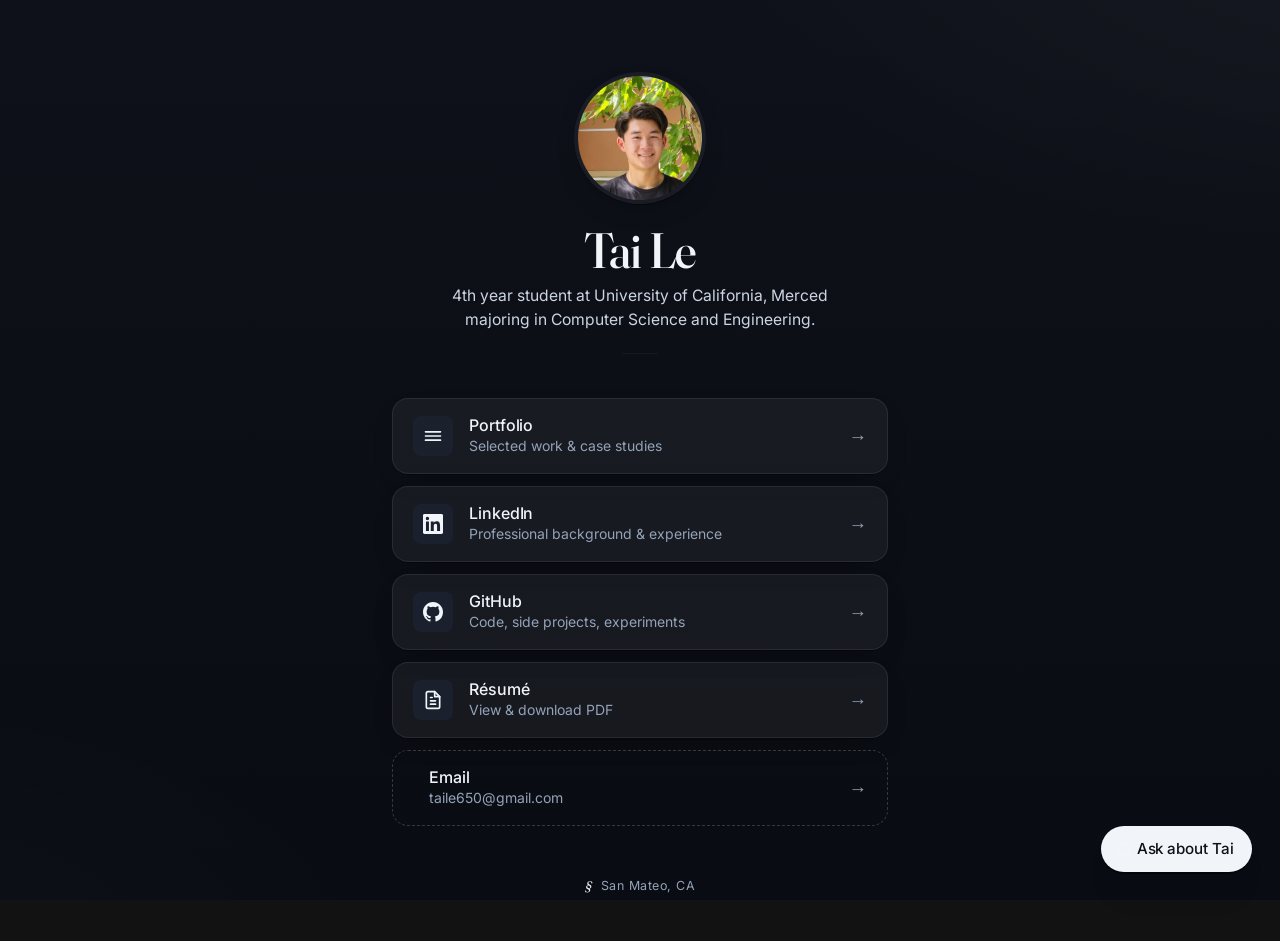
<file: index.html>
<!doctype html>
<html lang="en">
  <head>
    <meta charset="utf-8" />
    <meta name="viewport" content="width=device-width, initial-scale=1, viewport-fit=cover" />
    <meta name="theme-color" content="#0F111A" />
    <meta name="color-scheme" content="dark" />
    <title>Tai Le — Links</title>
    <meta name="description" content="Tai Le's links: portfolio, GitHub, LinkedIn, and résumé." />

    <link rel="preconnect" href="https://fonts.googleapis.com" />
    <link rel="preconnect" href="https://fonts.gstatic.com" crossorigin />
    <link
      href="https://fonts.googleapis.com/css2?family=Fraunces:opsz,wght@9..144,400;9..144,500;9..144,700&family=Inter:wght@400;500;600&display=swap"
      rel="stylesheet"
    />

    <link rel="stylesheet" href="styles.css" />
    <link rel="stylesheet" href="ai-helper.css" />
  </head>
  <body class="links-page">
    <a class="skip-link" href="#links">Skip to links</a>

    <main class="page">
      <header class="profile" aria-labelledby="name">
        <div class="avatar">
          <img src="resume%20headshot(1).jpg" alt="Profile picture of Tai Le" />
        </div>

        <h1 id="name" class="name">Tai Le</h1>
        <p class="bio">
          4th year student at University of California, Merced majoring in Computer Science and Engineering.
        </p>
      </header>

      <nav id="links" class="links" aria-label="Personal links">
        <a class="link" href="portfolio.html">
          <span class="link__icon" aria-hidden="true">
            <svg viewBox="0 0 24 24" fill="none" stroke="currentColor" stroke-width="2" stroke-linecap="round" stroke-linejoin="round">
              <path d="M3 7h18M3 12h18M3 17h18" />
            </svg>
          </span>
          <span class="link__body">
            <span class="link__title">Portfolio</span>
            <span class="link__desc">Selected work &amp; case studies</span>
          </span>
          <span class="link__arrow" aria-hidden="true">→</span>
        </a>

        <a class="link" href="https://www.linkedin.com/in/" target="_blank" rel="noopener noreferrer">
          <span class="link__icon" aria-hidden="true">
            <svg viewBox="0 0 24 24" fill="currentColor">
              <path d="M20.45 20.45h-3.55v-5.57c0-1.33-.03-3.04-1.85-3.04-1.85 0-2.14 1.45-2.14 2.94v5.67H9.36V9h3.41v1.56h.05c.47-.9 1.64-1.85 3.37-1.85 3.6 0 4.27 2.37 4.27 5.45v6.29zM5.34 7.43a2.06 2.06 0 11-.01-4.12 2.06 2.06 0 01.01 4.12zM7.12 20.45H3.56V9h3.56v11.45zM22.22 0H1.77C.79 0 0 .77 0 1.72v20.56C0 23.23.79 24 1.77 24h20.45c.98 0 1.78-.77 1.78-1.72V1.72C24 .77 23.2 0 22.22 0z" />
            </svg>
          </span>
          <span class="link__body">
            <span class="link__title">LinkedIn</span>
            <span class="link__desc">Professional background &amp; experience</span>
          </span>
          <span class="link__arrow" aria-hidden="true">→</span>
        </a>

        <a class="link" href="https://github.com/Tai-Le650" target="_blank" rel="noopener noreferrer">
          <span class="link__icon" aria-hidden="true">
            <svg viewBox="0 0 24 24" fill="currentColor">
              <path
                fill-rule="evenodd"
                clip-rule="evenodd"
                d="M12 0C5.37 0 0 5.37 0 12c0 5.3 3.44 9.8 8.21 11.39.6.11.82-.26.82-.58 0-.29-.01-1.04-.02-2.04-3.34.73-4.04-1.61-4.04-1.61-.55-1.38-1.33-1.75-1.33-1.75-1.09-.74.08-.73.08-.73 1.2.09 1.84 1.24 1.84 1.24 1.07 1.83 2.81 1.3 3.49.99.11-.78.42-1.3.76-1.6-2.66-.3-5.47-1.33-5.47-5.93 0-1.31.47-2.38 1.24-3.22-.12-.3-.54-1.52.12-3.18 0 0 1-.32 3.3 1.23a11.5 11.5 0 016 0c2.28-1.55 3.29-1.23 3.29-1.23.66 1.66.24 2.88.12 3.18.77.84 1.23 1.91 1.23 3.22 0 4.61-2.81 5.62-5.49 5.92.43.37.82 1.1.82 2.22 0 1.6-.02 2.89-.02 3.29 0 .32.22.7.83.58A12 12 0 0024 12c0-6.63-5.37-12-12-12z"
              />
            </svg>
          </span>
          <span class="link__body">
            <span class="link__title">GitHub</span>
            <span class="link__desc">Code, side projects, experiments</span>
          </span>
          <span class="link__arrow" aria-hidden="true">→</span>
        </a>



        <a class="link" href="resume.html">
          <span class="link__icon" aria-hidden="true">
            <svg viewBox="0 0 24 24" fill="none" stroke="currentColor" stroke-width="2" stroke-linecap="round" stroke-linejoin="round">
              <path d="M14 2H6a2 2 0 0 0-2 2v16a2 2 0 0 0 2 2h12a2 2 0 0 0 2-2V8z" />
              <path d="M14 2v6h6" />
              <path d="M9 13h6M9 17h6M9 9h2" />
            </svg>
          </span>
          <span class="link__body">
            <span class="link__title">Résumé</span>
            <span class="link__desc">View &amp; download PDF</span>
          </span>
          <span class="link__arrow" aria-hidden="true">→</span>
        </a>

        <a class="link link--ghost" href="mailto:taile650@gmail.com>
          <span class="link__icon" aria-hidden="true">
            <svg viewBox="0 0 24 24" fill="none" stroke="currentColor" stroke-width="2" stroke-linecap="round" stroke-linejoin="round">
              <rect x="3" y="5" width="18" height="14" rx="2" />
              <path d="m3 7 9 6 9-6" />
            </svg>
          </span>
          <span class="link__body">
            <span class="link__title">Email</span>
            <span class="link__desc">taile650@gmail.com</span>
          </span>
          <span class="link__arrow" aria-hidden="true">→</span>
        </a>
      </nav>

      <footer class="footer">
        <p>
          <span class="footer__mark">&sect;</span>
          San Mateo, CA
        </p>
      </footer>
    </main>

    <script>
      var yearEl = document.getElementById('year');
      if (yearEl) yearEl.textContent = new Date().getFullYear();
    </script>

    <script defer src="profile-data.js"></script>
    <script defer src="ai-helper.js"></script>
  </body>
</html>
</file>
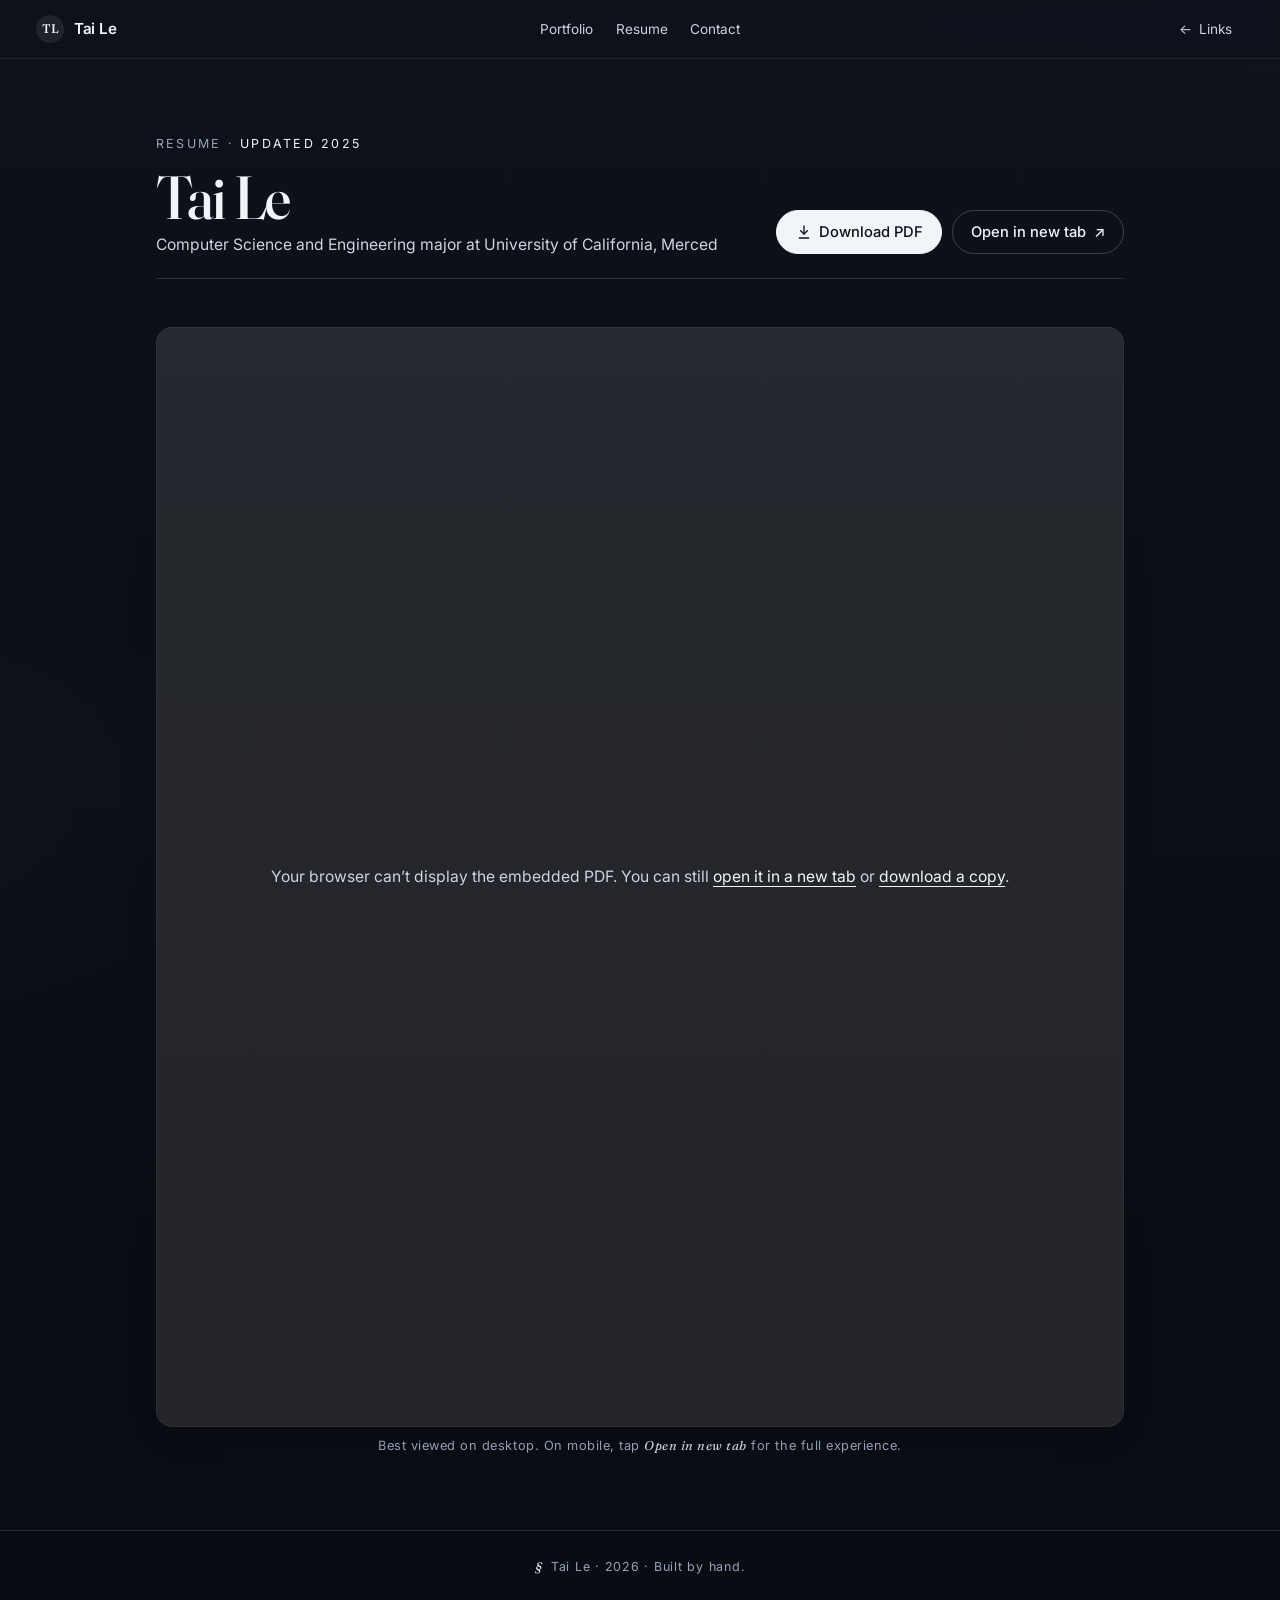
<file: resume.html>
<!doctype html>
<html lang="en">
  <head>
    <meta charset="utf-8" />
    <meta name="viewport" content="width=device-width, initial-scale=1, viewport-fit=cover" />
    <meta name="theme-color" content="#0F111A" />
    <meta name="color-scheme" content="dark" />
    <title>Tai Le — Résumé</title>
    <meta name="description" content="Résumé of Tai Le — view in browser or download as PDF." />

    <link rel="preconnect" href="https://fonts.googleapis.com" />
    <link rel="preconnect" href="https://fonts.gstatic.com" crossorigin />
    <link
      href="https://fonts.googleapis.com/css2?family=Fraunces:opsz,wght@9..144,400;9..144,500;9..144,700&family=Inter:wght@400;500;600&display=swap"
      rel="stylesheet"
    />

    <link rel="stylesheet" href="styles.css" />
    <link rel="stylesheet" href="portfolio.css" />
    <link rel="stylesheet" href="resume.css" />
  </head>
  <body class="portfolio resume">
    <a class="skip-link" href="#document">Skip to résumé</a>

    <header class="topbar">
      <a class="topbar__brand" href="index.html" aria-label="Back to links">
        <span class="topbar__brand-mark">TL</span>
        <span class="topbar__brand-name">Tai Le</span>
      </a>
      <nav class="topbar__nav" aria-label="Page sections">
        <a href="portfolio.html">Portfolio</a>
        <a href="resume.html" aria-current="page">Resume</a>
        <a href="mailto:tle271@ucmerced.edu">Contact</a>
      </nav>
      <a class="topbar__back" href="index.html">
        <span aria-hidden="true">←</span>
        <span>Links</span>
      </a>
    </header>

    <main class="portfolio__main resume__main">
      <section class="resume__head">
        <div>
          <p class="eyebrow">Resume &middot; <span>Updated 2025</span></p>
          <h1 class="resume__name">Tai Le</h1>
          <p class="resume__sub">
            Computer Science and Engineering major at University of California, Merced</a>
          </p>
        </div>
        <div class="resume__actions">
          <a class="btn btn--primary" href="Resume.pdf" download="Tai-Le-Resume.pdf">
            <svg viewBox="0 0 24 24" width="16" height="16" fill="none" stroke="currentColor" stroke-width="2" stroke-linecap="round" stroke-linejoin="round" aria-hidden="true">
              <path d="M12 3v12" />
              <path d="m7 10 5 5 5-5" />
              <path d="M5 21h14" />
            </svg>
            <span>Download PDF</span>
          </a>
          <a class="btn" href="Resume.pdf" target="_blank" rel="noopener noreferrer">
            <span>Open in new tab</span>
            <span aria-hidden="true">↗</span>
          </a>
        </div>
      </section>

      <section id="document" class="resume__doc" aria-label="Résumé document">
        <div class="resume__frame">
          <object
            data="Resume.pdf#view=FitH&toolbar=1&navpanes=0"
            type="application/pdf"
            aria-label="Résumé PDF"
          >
            <div class="resume__fallback">
              <p>
                Your browser can&rsquo;t display the embedded PDF. You can still
                <a href="Resume.pdf" target="_blank" rel="noopener noreferrer">open it in a new tab</a>
                or
                <a href="Resume.pdf" download="Tai-Le-Resume.pdf">download a copy</a>.
              </p>
            </div>
          </object>
        </div>
        <p class="resume__note">
          Best viewed on desktop. On mobile, tap <em>Open in new tab</em> for the full experience.
        </p>
      </section>
    </main>

    <footer class="portfolio__footer">
      <p>
        <span class="footer__mark">&sect;</span>
        Tai Le &middot; <span id="year">2026</span> &middot; Built by hand.
      </p>
    </footer>

    <script>
      document.getElementById('year').textContent = new Date().getFullYear();
    </script>
  </body>
</html>
</file>
<file: styles.css>
/* ---------- Tokens ---------- */
:root {
  color-scheme: dark;

  --bg: #0F111A;
  --bg-deep: #0A0C13;
  --ink: #F1F5F9;
  --ink-soft: #CBD5E1;
  --ink-muted: #94A3B8;
  --paper: rgba(255, 255, 255, 0.05);
  --rule: rgba(241, 245, 249, 0.12);
  --accent: #F1F5F9;
  --accent-deep: #CBD5E1;

  --radius: 16px;
  --radius-lg: 24px;
  --shadow-soft: 0 1px 0 rgba(0, 0, 0, 0.4), 0 10px 30px -18px rgba(0, 0, 0, 0.7);
  --shadow-lift: 0 2px 0 rgba(0, 0, 0, 0.5), 0 22px 40px -22px rgba(0, 0, 0, 0.85);

  --font-serif: "Fraunces", "Iowan Old Style", Georgia, serif;
  --font-sans: "Inter", -apple-system, BlinkMacSystemFont, "Segoe UI", Roboto, sans-serif;
}

/* ---------- Reset-ish ---------- */
*,
*::before,
*::after {
  box-sizing: border-box;
}

html,
body {
  margin: 0;
  padding: 0;
}

body {
  min-height: 100svh;
  font-family: var(--font-sans);
  color: var(--ink);
  background:
    radial-gradient(1200px 600px at 110% -10%, rgba(255, 255, 255, 0.04), transparent 60%),
    radial-gradient(900px 500px at -10% 110%, rgba(255, 255, 255, 0.025), transparent 60%),
    linear-gradient(180deg, var(--bg) 0%, var(--bg-deep) 100%);
  background-attachment: fixed;
  -webkit-font-smoothing: antialiased;
  -moz-osx-font-smoothing: grayscale;
  text-rendering: optimizeLegibility;
}

/* ---------- Scrollbar ---------- */
::-webkit-scrollbar {
  width: 10px;
  height: 10px;
}
::-webkit-scrollbar-track {
  background: var(--bg);
}
::-webkit-scrollbar-thumb {
  background: rgba(255, 255, 255, 0.15);
  border-radius: 10px;
}
::-webkit-scrollbar-thumb:hover {
  background: rgba(255, 255, 255, 0.25);
}

a {
  color: inherit;
  text-decoration: none;
}

/* ---------- Skip link ---------- */
.skip-link {
  position: absolute;
  top: -40px;
  left: 1rem;
  background: var(--ink);
  color: var(--bg);
  padding: 0.5rem 0.75rem;
  border-radius: 6px;
  font-size: 0.85rem;
  z-index: 100;
}
.skip-link:focus {
  top: 0.75rem;
}

/* ---------- Page ---------- */
.page {
  width: 100%;
  max-width: 520px;
  margin: 0 auto;
  padding: clamp(2rem, 6vw, 3.5rem) clamp(1.25rem, 5vw, 2rem) 3rem;
  display: flex;
  flex-direction: column;
  gap: clamp(1.75rem, 4vw, 2.5rem);
}

/* ---------- Profile ---------- */
.profile {
  text-align: center;
  display: flex;
  flex-direction: column;
  align-items: center;
  gap: 0.5rem;
}

.avatar {
  width: clamp(108px, 28vw, 132px);
  aspect-ratio: 1;
  border-radius: 50%;
  overflow: hidden;
  background: var(--paper);
  padding: 4px;
  box-shadow: var(--shadow-soft);
  transform: rotate(-2deg);
  transition: transform 240ms ease;
}
.avatar:hover {
  transform: rotate(0deg) scale(1.03);
}
.avatar svg,
.avatar img {
  width: 100%;
  height: 100%;
  border-radius: 50%;
  display: block;
  object-fit: cover;
}

.name {
  font-family: var(--font-serif);
  font-weight: 500;
  font-size: clamp(2.25rem, 7vw, 2.9rem);
  letter-spacing: -0.02em;
  line-height: 1.05;
  margin: 0.75rem 0 0;
  font-variation-settings: "opsz" 96;
}

.handle {
  font-family: var(--font-sans);
  font-size: 0.85rem;
  letter-spacing: 0.04em;
  text-transform: lowercase;
  color: var(--ink-muted);
  margin: 0.15rem 0 0.4rem;
}

.bio {
  font-size: 0.98rem;
  line-height: 1.55;
  color: var(--ink-soft);
  max-width: 38ch;
  margin: 0;
}

/* Small editorial rule under profile */
.profile::after {
  content: "";
  display: block;
  width: 36px;
  height: 1px;
  background: var(--rule);
  opacity: 0.35;
  margin-top: 0.75rem;
}

/* ---------- Links ---------- */
.links {
  display: flex;
  flex-direction: column;
  gap: 0.75rem;
}

.link {
  position: relative;
  display: grid;
  grid-template-columns: auto 1fr auto;
  align-items: center;
  gap: 1rem;
  padding: 1rem;
  background: var(--paper);
  border: 1px solid rgba(255, 255, 255, 0.08);
  border-radius: var(--radius);
  box-shadow: var(--shadow-soft);
  color: var(--ink);
  transition: all 300ms ease-in-out;
  will-change: transform;
}

.link:hover,
.link:focus-visible {
  background: #1E293B;
  border-color: #475569;
  box-shadow: var(--shadow-lift);
  transform: scale(1.02);
}

.link:focus-visible {
  outline: 2px solid var(--accent);
  outline-offset: 3px;
}

.link:active {
  transform: scale(1);
}

.link__icon {
  width: 40px;
  height: 40px;
  display: inline-flex;
  align-items: center;
  justify-content: center;
  border-radius: 8px;
  background: rgba(30, 41, 59, 0.5);
  color: var(--ink);
  flex-shrink: 0;
}
.link__icon svg {
  width: 20px;
  height: 20px;
}

.link__body {
  display: flex;
  flex-direction: column;
  gap: 0.15rem;
  min-width: 0;
}

.link__title {
  font-family: var(--font-sans);
  font-weight: 500;
  font-size: 1rem;
  letter-spacing: -0.005em;
  line-height: 1.2;
  color: var(--ink);
}

.link__desc {
  font-size: 0.875rem;
  color: var(--ink-muted);
  line-height: 1.35;
  overflow: hidden;
  text-overflow: ellipsis;
  white-space: nowrap;
}

.link__arrow {
  font-family: var(--font-serif);
  font-size: 1.15rem;
  color: var(--ink-muted);
  transition: transform 220ms ease, color 220ms ease;
  padding-left: 0.25rem;
}

.link:hover .link__arrow,
.link:focus-visible .link__arrow {
  color: var(--accent);
  transform: translateX(3px);
}

/* Ghost variant for the email link — flatter, less prominent */
.link--ghost {
  background: transparent;
  box-shadow: none;
  border: 1px dashed rgba(255, 255, 255, 0.18);
}
.link--ghost:hover,
.link--ghost:focus-visible {
  background: var(--paper);
  border-style: solid;
}

/* ---------- Index-only hover animations ---------- */
/* Scoped to body.links-page so portfolio/resume pages stay untouched. */
.links-page .link {
  overflow: hidden;
  isolation: isolate;
}

/* Shimmer: a soft diagonal highlight sweeps across the card on hover.
   Uses a keyframe (not a transition) so the un-hover doesn't play in reverse. */
.links-page .link::before {
  content: "";
  position: absolute;
  top: 0;
  left: -120%;
  width: 60%;
  height: 100%;
  background: linear-gradient(
    110deg,
    transparent 0%,
    rgba(255, 255, 255, 0.10) 50%,
    transparent 100%
  );
  transform: skewX(-20deg);
  pointer-events: none;
  z-index: 1;
}
.links-page .link:hover::before,
.links-page .link:focus-visible::before {
  animation: link-shimmer 900ms ease;
}
@keyframes link-shimmer {
  to {
    left: 130%;
  }
}

/* Keep card content above the shimmer overlay. */
.links-page .link__icon,
.links-page .link__body,
.links-page .link__arrow {
  position: relative;
  z-index: 2;
}

/* Icon container — brightens and scales tactilely on hover. */
.links-page .link__icon {
  transition:
    background-color 300ms ease-in-out,
    transform 300ms ease-in-out;
}
.links-page .link:hover .link__icon,
.links-page .link:focus-visible .link__icon {
  background: rgba(241, 245, 249, 0.14);
  transform: scale(1.08);
}

/* Icon SVG — subtle inner pop. */
.links-page .link__icon svg {
  transition: transform 300ms ease;
}
.links-page .link:hover .link__icon svg,
.links-page .link:focus-visible .link__icon svg {
  transform: scale(1.08);
}

/* Outer slate halo layered on top of the existing lift shadow. */
.links-page .link:hover,
.links-page .link:focus-visible {
  box-shadow:
    var(--shadow-lift),
    0 0 32px -8px rgba(241, 245, 249, 0.14);
}

/* Arrow — give it a touch more travel and brightness on hover than the base rule. */
.links-page .link:hover .link__arrow,
.links-page .link:focus-visible .link__arrow {
  transform: translateX(5px);
}

/* ---------- Footer ---------- */
.footer {
  text-align: center;
  font-size: 0.78rem;
  color: var(--ink-muted);
  letter-spacing: 0.04em;
  margin-top: 0.5rem;
}
.footer p {
  margin: 0;
}
.footer__mark {
  font-family: var(--font-serif);
  font-style: italic;
  color: var(--accent);
  margin-right: 0.25rem;
}

/* ---------- Responsive bumps ---------- */
@media (min-width: 720px) {
  .page {
    padding-top: 4.5rem;
    gap: 2.75rem;
  }
  .link {
    padding: 1.05rem 1.25rem;
  }
}

@media (min-width: 1024px) {
  .page {
    max-width: 560px;
  }
  .name {
    font-size: 3.1rem;
  }
}

/* ---------- Motion preferences ---------- */
@media (prefers-reduced-motion: reduce) {
  *,
  *::before,
  *::after {
    transition: none !important;
    animation: none !important;
  }
  .avatar {
    transform: none;
  }
}
</file>
<file: ai-helper.css>
/* ====================================================================
   AI Helper — floating chat widget
   Uses tokens from styles.css (--bg, --ink, --accent, --paper, etc.)
   ==================================================================== */

/* ---------- Floating action button ---------- */
.ai-fab {
  position: fixed;
  right: clamp(1rem, 3vw, 1.75rem);
  bottom: clamp(1rem, 3vw, 1.75rem);
  z-index: 200;

  display: inline-flex;
  align-items: center;
  gap: 0.55rem;
  padding: 0.85rem 1.15rem;

  font-family: var(--font-sans);
  font-weight: 500;
  font-size: 0.95rem;
  letter-spacing: -0.005em;
  color: var(--bg);
  background: var(--ink);

  border: none;
  border-radius: 999px;
  box-shadow: var(--shadow-lift);
  cursor: pointer;

  transition: transform 200ms ease, box-shadow 220ms ease, background-color 200ms ease;
}

.ai-fab:hover,
.ai-fab:focus-visible {
  transform: translateY(-2px);
  background: var(--accent-deep);
}

.ai-fab:focus-visible {
  outline: 2px solid var(--accent);
  outline-offset: 3px;
}

.ai-fab:active {
  transform: translateY(0);
}

.ai-fab__dot {
  width: 8px;
  height: 8px;
  border-radius: 50%;
  background: var(--accent);
  box-shadow: 0 0 0 4px rgba(241, 245, 249, 0.18);
  animation: ai-pulse 2.4s ease-in-out infinite;
}

@keyframes ai-pulse {
  0%, 100% { box-shadow: 0 0 0 4px rgba(241, 245, 249, 0.18); }
  50%      { box-shadow: 0 0 0 7px rgba(241, 245, 249, 0); }
}

.ai-fab[aria-expanded="true"] {
  opacity: 0;
  pointer-events: none;
  transform: translateY(8px);
}

/* ---------- Panel ---------- */
.ai-panel {
  position: fixed;
  right: clamp(1rem, 3vw, 1.75rem);
  bottom: clamp(1rem, 3vw, 1.75rem);
  z-index: 210;

  width: min(420px, calc(100vw - 2rem));
  max-height: min(680px, calc(100vh - 2rem));
  display: flex;
  flex-direction: column;

  background: var(--bg);
  border: 1px solid rgba(255, 255, 255, 0.1);
  border-radius: var(--radius-lg);
  box-shadow: var(--shadow-lift);

  font-family: var(--font-sans);
  color: var(--ink);
  overflow: hidden;

  transform: translateY(8px) scale(0.98);
  opacity: 0;
  transition: opacity 200ms ease, transform 200ms ease;
}

.ai-panel:not([hidden]) {
  opacity: 1;
  transform: translateY(0) scale(1);
}

.ai-panel[hidden] {
  display: none;
}

/* ---------- Panel head ---------- */
.ai-panel__head {
  display: grid;
  grid-template-columns: 1fr auto;
  align-items: start;
  gap: 0.5rem;
  padding: 1rem 1.1rem 0.85rem;
  border-bottom: 1px solid rgba(255, 255, 255, 0.08);
  background: var(--paper);
}

.ai-panel__head h2 {
  grid-column: 1;
  margin: 0;
  font-family: var(--font-serif);
  font-weight: 500;
  font-size: 1.2rem;
  letter-spacing: -0.01em;
  line-height: 1.15;
}

.ai-panel__sub {
  grid-column: 1;
  margin: 0.15rem 0 0;
  font-size: 0.78rem;
  color: var(--ink-muted);
  letter-spacing: 0.01em;
}

.ai-panel__close {
  grid-column: 2;
  grid-row: 1 / span 2;
  align-self: start;
  width: 32px;
  height: 32px;
  border: none;
  background: transparent;
  color: var(--ink-soft);
  font-size: 1.3rem;
  line-height: 1;
  border-radius: 8px;
  cursor: pointer;
  transition: background-color 180ms ease, color 180ms ease;
}

.ai-panel__close:hover,
.ai-panel__close:focus-visible {
  background: var(--bg);
  color: var(--ink);
}

.ai-panel__close:focus-visible {
  outline: 2px solid var(--accent);
  outline-offset: 2px;
}

/* ---------- Log (scrollable message area) ---------- */
.ai-panel__log {
  flex: 1 1 auto;
  min-height: 220px;
  padding: 1rem 1.1rem 0.5rem;
  overflow-y: auto;
  display: flex;
  flex-direction: column;
  gap: 0.65rem;
  scroll-behavior: smooth;
}

.ai-panel__log::-webkit-scrollbar { width: 10px; }
.ai-panel__log::-webkit-scrollbar-track { background: transparent; }
.ai-panel__log::-webkit-scrollbar-thumb {
  background: rgba(255, 255, 255, 0.12);
  border-radius: 999px;
  border: 3px solid var(--bg);
}

/* ---------- Message bubbles ---------- */
.ai-msg {
  max-width: 88%;
  padding: 0.7rem 0.9rem;
  border-radius: 14px;
  font-size: 0.93rem;
  line-height: 1.45;
  word-wrap: break-word;
  transform: translateY(4px);
  opacity: 0;
  animation: ai-msg-in 220ms ease forwards;
}

@keyframes ai-msg-in {
  to { transform: translateY(0); opacity: 1; }
}

.ai-msg p { margin: 0; }
.ai-msg p + p { margin-top: 0.45rem; }
.ai-msg ul {
  margin: 0.35rem 0 0;
  padding-left: 1.1rem;
}
.ai-msg ul li + li { margin-top: 0.3rem; }
.ai-msg strong { font-weight: 600; }
.ai-msg em { font-style: italic; color: var(--ink-soft); }
.ai-msg a {
  color: var(--accent-deep);
  text-decoration: underline;
  text-underline-offset: 2px;
  text-decoration-thickness: 1px;
}
.ai-msg a:hover { color: var(--accent); }

/* User bubble — right aligned, ink background */
.ai-msg--user {
  align-self: flex-end;
  background: var(--ink);
  color: var(--bg);
  border-bottom-right-radius: 6px;
}

/* Bot bubble — left aligned, paper background, ruled border */
.ai-msg--bot {
  align-self: flex-start;
  background: var(--paper);
  color: var(--ink);
  border: 1px solid rgba(255, 255, 255, 0.08);
  border-bottom-left-radius: 6px;
}

/* Status bubble — italic, muted, transient */
.ai-msg--status {
  align-self: flex-start;
  background: transparent;
  border: 1px dashed rgba(255, 255, 255, 0.18);
  color: var(--ink-soft);
  font-style: italic;
  font-size: 0.88rem;
  display: inline-flex;
  align-items: center;
  gap: 0.5rem;
  padding: 0.55rem 0.85rem;
  border-bottom-left-radius: 6px;
}

.ai-msg--status .ai-status__text {
  transition: opacity 120ms ease;
}

.ai-msg--status.is-fading .ai-status__text { opacity: 0; }

/* Typing dots — appear inside status bubble at the end */
.ai-typing {
  display: inline-flex;
  gap: 4px;
  align-items: center;
  height: 1em;
}

.ai-typing span {
  width: 6px;
  height: 6px;
  border-radius: 50%;
  background: var(--ink-soft);
  animation: ai-bounce 1.1s ease-in-out infinite;
}
.ai-typing span:nth-child(2) { animation-delay: 0.15s; }
.ai-typing span:nth-child(3) { animation-delay: 0.3s; }

@keyframes ai-bounce {
  0%, 60%, 100% { transform: translateY(0); opacity: 0.5; }
  30%           { transform: translateY(-4px); opacity: 1; }
}

/* ---------- Citation footer inside bot bubbles ---------- */
.ai-cite {
  margin-top: 0.55rem;
  padding-top: 0.4rem;
  border-top: 1px dashed rgba(255, 255, 255, 0.18);
  font-size: 0.76rem;
  color: var(--ink-muted);
  letter-spacing: 0.01em;
  line-height: 1.4;
}

.ai-cite__arrow {
  font-family: var(--font-serif);
  margin-right: 0.25rem;
  color: var(--accent);
}

.ai-cite a {
  color: var(--ink-soft);
  text-decoration: underline dotted;
  text-underline-offset: 2px;
}
.ai-cite a:hover { color: var(--accent); }

/* ---------- Action chips inside bot messages ---------- */
.ai-actions {
  display: flex;
  flex-wrap: wrap;
  gap: 0.4rem;
  margin-top: 0.6rem;
}

.ai-action {
  display: inline-flex;
  align-items: center;
  gap: 0.3rem;
  padding: 0.32rem 0.7rem;
  border: 1px solid rgba(255, 255, 255, 0.18);
  border-radius: 999px;
  background: var(--bg);
  color: var(--ink);
  font-family: var(--font-sans);
  font-size: 0.8rem;
  cursor: pointer;
  transition: transform 160ms ease, border-color 180ms ease, background-color 180ms ease;
}

.ai-action:hover,
.ai-action:focus-visible {
  border-color: var(--accent);
  background: var(--paper);
  transform: translateY(-1px);
}

.ai-action:focus-visible {
  outline: 2px solid var(--accent);
  outline-offset: 2px;
}

/* ---------- Quick-action chips (seed row below log) ---------- */
.ai-panel__chips {
  display: flex;
  flex-wrap: wrap;
  gap: 0.4rem;
  padding: 0.5rem 1.1rem 0.6rem;
  border-top: 1px solid rgba(255, 255, 255, 0.06);
  background: var(--bg);
}

.ai-chip {
  display: inline-flex;
  align-items: center;
  padding: 0.4rem 0.75rem;
  border: 1px solid rgba(255, 255, 255, 0.15);
  border-radius: 999px;
  background: var(--paper);
  color: var(--ink);
  font-family: var(--font-sans);
  font-size: 0.8rem;
  cursor: pointer;
  transition: transform 160ms ease, border-color 180ms ease, color 180ms ease;
}

.ai-chip:hover,
.ai-chip:focus-visible {
  border-color: var(--accent);
  color: var(--accent-deep);
  transform: translateY(-1px);
}

.ai-chip:focus-visible {
  outline: 2px solid var(--accent);
  outline-offset: 2px;
}

/* ---------- Composer ---------- */
.ai-panel__form {
  display: grid;
  grid-template-columns: 1fr auto;
  gap: 0.5rem;
  align-items: end;
  padding: 0.75rem 1.1rem 0.95rem;
  border-top: 1px solid rgba(255, 255, 255, 0.08);
  background: var(--paper);
}

.ai-panel__form textarea {
  font-family: var(--font-sans);
  font-size: 0.95rem;
  color: var(--ink);
  background: var(--bg);
  border: 1px solid rgba(255, 255, 255, 0.15);
  border-radius: 12px;
  padding: 0.55rem 0.75rem;
  min-height: 2.5rem;
  max-height: 8rem;
  resize: none;
  overflow-y: auto;
  line-height: 1.4;
  transition: border-color 180ms ease, box-shadow 180ms ease;
}

.ai-panel__form textarea::placeholder {
  color: var(--ink-muted);
}

.ai-panel__form textarea:focus-visible {
  outline: none;
  border-color: var(--accent);
  box-shadow: 0 0 0 3px rgba(241, 245, 249, 0.18);
}

.ai-panel__form .btn--primary {
  display: inline-flex;
  align-items: center;
  justify-content: center;
  padding: 0.55rem 1rem;
  border: none;
  border-radius: 999px;
  background: var(--ink);
  color: var(--bg);
  font-family: var(--font-sans);
  font-weight: 500;
  font-size: 0.9rem;
  cursor: pointer;
  transition: transform 160ms ease, background-color 180ms ease;
}

.ai-panel__form .btn--primary:hover,
.ai-panel__form .btn--primary:focus-visible {
  background: var(--accent-deep);
  transform: translateY(-1px);
}

.ai-panel__form .btn--primary:focus-visible {
  outline: 2px solid var(--accent);
  outline-offset: 2px;
}

.ai-panel__form .btn--primary:disabled {
  opacity: 0.5;
  cursor: not-allowed;
  transform: none;
}

/* ---------- Visually hidden (accessible labels) ---------- */
.visually-hidden {
  position: absolute;
  width: 1px; height: 1px;
  padding: 0; margin: -1px;
  overflow: hidden;
  clip: rect(0, 0, 0, 0);
  white-space: nowrap;
  border: 0;
}

/* ---------- Responsive ---------- */
@media (max-width: 480px) {
  .ai-panel {
    right: 0.75rem;
    left: 0.75rem;
    width: auto;
    max-height: min(80vh, 600px);
  }
  .ai-fab {
    right: 0.9rem;
    bottom: 0.9rem;
  }
}

/* ---------- Reduced motion ---------- */
@media (prefers-reduced-motion: reduce) {
  .ai-fab,
  .ai-panel,
  .ai-msg,
  .ai-action,
  .ai-chip,
  .ai-fab__dot,
  .ai-typing span {
    animation: none !important;
    transition: none !important;
  }
  .ai-msg { opacity: 1; transform: none; }
}
</file>
<file: portfolio.css>
/* ---------- Portfolio-specific layout ----------
   Tokens (colors, fonts) come from styles.css.
   This file overrides body/layout rules used on the linktree page. */

body.portfolio {
  background:
    radial-gradient(900px 500px at 100% -10%, rgba(255, 255, 255, 0.03), transparent 60%),
    radial-gradient(700px 400px at -10% 50%, rgba(255, 255, 255, 0.02), transparent 60%),
    linear-gradient(180deg, var(--bg) 0%, var(--bg-deep) 100%);
}

/* ---------- Top bar ---------- */
.topbar {
  position: sticky;
  top: 0;
  z-index: 50;
  display: grid;
  grid-template-columns: 1fr auto 1fr;
  align-items: center;
  gap: 1rem;
  padding: 0.85rem clamp(1rem, 4vw, 2.25rem);
  background: rgba(15, 17, 26, 0.78);
  backdrop-filter: saturate(160%) blur(10px);
  -webkit-backdrop-filter: saturate(160%) blur(10px);
  border-bottom: 1px solid rgba(255, 255, 255, 0.08);
}

.topbar__brand {
  display: inline-flex;
  align-items: center;
  gap: 0.6rem;
  font-family: var(--font-sans);
  font-weight: 600;
  letter-spacing: -0.005em;
}
.topbar__brand-mark {
  display: inline-flex;
  align-items: center;
  justify-content: center;
  width: 28px;
  height: 28px;
  border-radius: 50%;
  background: rgba(255, 255, 255, 0.08);
  color: var(--ink);
  font-family: var(--font-serif);
  font-weight: 500;
  font-size: 0.78rem;
  letter-spacing: -0.5px;
}
.topbar__brand-name {
  font-size: 0.95rem;
}

.topbar__nav {
  justify-self: center;
  display: flex;
  gap: 1.4rem;
  font-size: 0.85rem;
  color: var(--ink-soft);
}
.topbar__nav a {
  position: relative;
  padding: 0.25rem 0;
  transition: color 180ms ease;
}
.topbar__nav a:hover,
.topbar__nav a:focus-visible {
  color: var(--accent);
}
.topbar__nav a::after {
  content: "";
  position: absolute;
  left: 0;
  right: 0;
  bottom: -2px;
  height: 1px;
  background: var(--accent);
  transform: scaleX(0);
  transform-origin: left;
  transition: transform 200ms ease;
}
.topbar__nav a:hover::after,
.topbar__nav a:focus-visible::after {
  transform: scaleX(1);
}

.topbar__back {
  justify-self: end;
  display: inline-flex;
  align-items: center;
  gap: 0.4rem;
  font-size: 0.85rem;
  color: var(--ink-soft);
  padding: 0.4rem 0.7rem;
  border-radius: 999px;
  border: 1px solid transparent;
  transition: border-color 180ms ease, color 180ms ease, background-color 180ms ease;
}
.topbar__back:hover,
.topbar__back:focus-visible {
  color: var(--ink);
  border-color: rgba(255, 255, 255, 0.18);
  background: rgba(255, 255, 255, 0.06);
}

/* On narrow screens, drop the center nav, keep brand + back */
@media (max-width: 640px) {
  .topbar {
    grid-template-columns: 1fr auto;
  }
  .topbar__nav {
    display: none;
  }
  .topbar__brand-name {
    display: none;
  }
}

/* ---------- Main ---------- */
.portfolio__main {
  width: 100%;
  max-width: 1040px;
  margin: 0 auto;
  padding: clamp(2.5rem, 6vw, 5rem) clamp(1.25rem, 5vw, 2.25rem);
  display: flex;
  flex-direction: column;
  gap: clamp(3rem, 8vw, 5rem);
}

/* ---------- Hero ---------- */
.eyebrow {
  font-family: var(--font-sans);
  font-size: 0.78rem;
  letter-spacing: 0.18em;
  text-transform: uppercase;
  color: var(--ink-muted);
  margin: 0 0 1rem;
}
.eyebrow span {
  color: var(--accent);
}

.hero__title {
  font-family: var(--font-serif);
  font-weight: 500;
  font-size: clamp(2.4rem, 6.5vw, 4.6rem);
  line-height: 1.02;
  letter-spacing: -0.025em;
  margin: 0 0 1.25rem;
  max-width: 18ch;
  font-variation-settings: "opsz" 144;
}
.hero__title em {
  font-style: italic;
  color: var(--accent);
  font-variation-settings: "opsz" 144;
}

.hero__lede {
  font-size: clamp(1.25rem, 2.4vw, 1.7rem);
  line-height: 1.5;
  letter-spacing: -0.005em;
  color: var(--ink);
  max-width: 62ch;
  margin: 0;
}

/* ---------- Section title ---------- */
.section-title {
  font-family: var(--font-sans);
  font-size: 0.85rem;
  font-weight: 600;
  text-transform: uppercase;
  letter-spacing: 0.16em;
  color: var(--ink);
  margin: 0 0 2rem;
  display: flex;
  align-items: center;
  gap: 0.85rem;
}
.section-title::after {
  content: "";
  flex: 1;
  height: 1px;
  background: rgba(255, 255, 255, 0.12);
}
.section-title__num {
  font-family: var(--font-serif);
  font-style: italic;
  font-weight: 400;
  color: var(--accent);
  text-transform: none;
  letter-spacing: 0;
  font-size: 1rem;
}

/* ---------- About ---------- */
.about__grid {
  display: grid;
  grid-template-columns: 1fr;
  gap: 2rem;
}
.about__grid p {
  font-family: var(--font-serif);
  font-size: clamp(1.15rem, 2vw, 1.4rem);
  line-height: 1.5;
  color: var(--ink);
  margin: 0;
  max-width: 50ch;
  font-variation-settings: "opsz" 96;
}

.about__stack {
  display: grid;
  grid-template-columns: 1fr;
  gap: 1rem;
  margin: 0;
}
.about__stack > div {
  border-top: 1px solid rgba(255, 255, 255, 0.12);
  padding-top: 0.6rem;
  display: grid;
  grid-template-columns: 110px 1fr;
  gap: 0.75rem;
}
.about__stack dt {
  font-size: 0.78rem;
  letter-spacing: 0.12em;
  text-transform: uppercase;
  color: var(--ink-muted);
  margin: 0;
}
.about__stack dd {
  font-size: 0.95rem;
  color: var(--ink);
  margin: 0;
  line-height: 1.45;
}

@media (min-width: 820px) {
  .about__grid {
    grid-template-columns: 1.4fr 1fr;
    gap: 3rem;
    align-items: start;
  }
}

/* ---------- Projects ---------- */
.work {
  display: flex;
  flex-direction: column;
  gap: clamp(2rem, 4vw, 3rem);
}

.project {
  display: grid;
  grid-template-columns: 1fr;
  gap: 1.25rem;
  align-items: center;
}

.project__thumb {
  display: block;
  border-radius: 14px;
  overflow: hidden;
  background: var(--paper);
  box-shadow: var(--shadow-soft);
  transition: transform 260ms ease, box-shadow 260ms ease;
}
.project__thumb svg,
.project__thumb img {
  display: block;
  width: 100%;
  height: auto;
}
.project__thumb:hover,
.project__thumb:focus-visible {
  transform: translateY(-3px);
  box-shadow: var(--shadow-lift);
}

.project__meta {
  display: flex;
  flex-wrap: wrap;
  gap: 0.65rem;
  align-items: center;
  font-size: 0.78rem;
  letter-spacing: 0.1em;
  text-transform: uppercase;
  color: var(--ink-muted);
  margin-bottom: 0.6rem;
}
.project__num {
  font-family: var(--font-serif);
  font-style: italic;
  font-size: 0.95rem;
  color: var(--accent);
  letter-spacing: 0;
  text-transform: none;
}
.project__year::before,
.project__role::before {
  content: "·";
  margin-right: 0.65rem;
  color: var(--ink-muted);
  opacity: 0.7;
}

.project__title {
  font-family: var(--font-serif);
  font-weight: 500;
  font-size: clamp(1.7rem, 3vw, 2.25rem);
  line-height: 1.1;
  letter-spacing: -0.015em;
  margin: 0 0 0.7rem;
  font-variation-settings: "opsz" 96;
}

.project__desc {
  font-size: 1rem;
  line-height: 1.6;
  color: var(--ink-soft);
  margin: 0 0 1rem;
  max-width: 52ch;
}

.project__tags {
  list-style: none;
  display: flex;
  flex-wrap: wrap;
  gap: 0.4rem;
  padding: 0;
  margin: 0 0 1.1rem;
}
.project__tags li {
  font-size: 0.74rem;
  letter-spacing: 0.04em;
  padding: 0.25rem 0.6rem;
  border: 1px solid rgba(255, 255, 255, 0.18);
  border-radius: 999px;
  color: var(--ink-soft);
}

.project__actions {
  display: flex;
  flex-wrap: wrap;
  align-items: center;
  gap: 1.5rem 1.75rem;
  margin-top: 0.25rem;
}

.project__link {
  display: inline-flex;
  align-items: center;
  gap: 0.4rem;
  font-size: 0.92rem;
  font-weight: 500;
  color: var(--accent);
  border-bottom: 1px solid currentColor;
  padding-bottom: 1px;
  transition: gap 180ms ease, color 180ms ease;
}
.project__link:hover,
.project__link:focus-visible {
  gap: 0.7rem;
  color: var(--accent-deep);
}

@media (min-width: 760px) {
  .project {
    grid-template-columns: 5fr 7fr;
    gap: 2.5rem;
  }
  .project--reverse .project__thumb {
    order: 2;
  }
  .project--reverse .project__body {
    order: 1;
  }
}

/* ---------- Contact ---------- */
.contact {
  text-align: left;
}
.contact__line {
  font-family: var(--font-serif);
  font-size: clamp(1.4rem, 3vw, 2rem);
  line-height: 1.25;
  color: var(--ink);
  margin: 0 0 1.5rem;
  max-width: 28ch;
  font-variation-settings: "opsz" 96;
}
.contact__actions {
  display: flex;
  flex-wrap: wrap;
  gap: 0.75rem;
}
.contact__actions--info {
  align-items: center;
  gap: 0.75rem 1.75rem;
}

.btn {
  display: inline-flex;
  align-items: center;
  gap: 0.45rem;
  padding: 0.75rem 1.15rem;
  border-radius: 999px;
  border: 1px solid rgba(255, 255, 255, 0.2);
  color: var(--ink);
  font-size: 0.92rem;
  font-weight: 500;
  background: transparent;
  transition: background 180ms ease, color 180ms ease, border-color 180ms ease, transform 180ms ease;
}
.btn:hover,
.btn:focus-visible {
  border-color: var(--ink);
  background: rgba(255, 255, 255, 0.06);
  transform: translateY(-1px);
}
.btn--primary {
  background: var(--ink);
  color: var(--bg);
  border-color: var(--ink);
}
.btn--primary:hover,
.btn--primary:focus-visible {
  background: var(--accent);
  border-color: var(--accent);
  color: var(--bg);
}

/* ---------- Footer ---------- */
.portfolio__footer {
  border-top: 1px solid rgba(255, 255, 255, 0.12);
  padding: 1.75rem clamp(1.25rem, 5vw, 2.25rem);
  text-align: center;
  font-size: 0.78rem;
  letter-spacing: 0.06em;
  color: var(--ink-muted);
}
.portfolio__footer p {
  margin: 0;
}

/* ---------- Detail page (e.g. ecosystem-simulator.html) ---------- */
.detail-head {
  display: flex;
  flex-direction: column;
  gap: 1rem;
  max-width: 60ch;
}

.detail__title {
  font-family: var(--font-serif);
  font-weight: 500;
  font-size: clamp(2.4rem, 6.5vw, 4.2rem);
  line-height: 1.02;
  letter-spacing: -0.025em;
  margin: 0;
  color: var(--ink);
  font-variation-settings: "opsz" 144;
}

.detail__lede {
  font-size: clamp(1.1rem, 1.9vw, 1.35rem);
  line-height: 1.55;
  color: var(--ink-soft);
  margin: 0;
}

.detail-hero {
  margin: 0;
  border-radius: var(--radius);
  overflow: hidden;
  background: var(--paper);
  border: 1px solid rgba(255, 255, 255, 0.08);
  box-shadow: var(--shadow-soft);
}
.detail-hero img {
  display: block;
  width: 100%;
  height: auto;
}

.detail-prose p {
  font-size: 1.02rem;
  line-height: 1.7;
  color: var(--ink-soft);
  max-width: 72ch;
  margin: 0 0 1rem;
}
.detail-prose p:last-child {
  margin-bottom: 0;
}
.detail-prose code {
  font-family: ui-monospace, SFMono-Regular, "SF Mono", Menlo, Consolas, monospace;
  font-size: 0.9em;
  padding: 0.1em 0.4em;
  border-radius: 6px;
  background: rgba(255, 255, 255, 0.06);
  color: var(--ink);
}

.detail-quote {
  margin: 0 0 1rem;
  padding: 1rem 1.15rem;
  border-left: 2px solid var(--ink-muted);
  background: var(--paper);
  border-radius: 0 var(--radius) var(--radius) 0;
  font-style: italic;
  color: var(--ink);
  line-height: 1.6;
  max-width: 72ch;
}

.detail-features {
  display: grid;
  grid-template-columns: 1fr;
  gap: 1rem;
  margin: 0;
}
.detail-features > div {
  border-top: 1px solid rgba(255, 255, 255, 0.12);
  padding-top: 0.75rem;
  display: flex;
  flex-direction: column;
  gap: 0.3rem;
}
.detail-features dt {
  font-weight: 600;
  color: var(--ink);
  font-size: 0.98rem;
  letter-spacing: -0.005em;
  margin: 0;
}
.detail-features dd {
  margin: 0;
  font-size: 0.95rem;
  line-height: 1.55;
  color: var(--ink-soft);
}

@media (min-width: 720px) {
  .detail-features {
    grid-template-columns: 1fr 1fr;
    gap: 1.25rem 2.25rem;
  }
}

/* ---------- Motion preference ---------- */
@media (prefers-reduced-motion: reduce) {
  .project__thumb,
  .btn,
  .topbar__nav a::after,
  .project__link {
    transition: none !important;
  }
}
</file>
<file: resume.css>
/* ---------- Résumé-specific layout ----------
   Tokens come from styles.css; topbar/btn styles come from portfolio.css. */

.resume__main {
  gap: clamp(2rem, 4vw, 3rem);
}

/* ---------- Head ---------- */
.resume__head {
  display: grid;
  grid-template-columns: 1fr;
  gap: 1.5rem;
  align-items: end;
  padding-bottom: 1.5rem;
  border-bottom: 1px solid rgba(255, 255, 255, 0.12);
}

.resume__name {
  font-family: var(--font-serif);
  font-weight: 500;
  font-size: clamp(2.4rem, 5.5vw, 3.8rem);
  line-height: 1.02;
  letter-spacing: -0.022em;
  margin: 0 0 0.4rem;
  font-variation-settings: "opsz" 144;
}

.resume__sub {
  font-size: 0.98rem;
  color: var(--ink-soft);
  margin: 0;
}
.resume__sub a {
  color: var(--ink);
  border-bottom: 1px solid rgba(255, 255, 255, 0.25);
  transition: color 180ms ease, border-color 180ms ease;
}
.resume__sub a:hover,
.resume__sub a:focus-visible {
  color: var(--accent);
  border-color: var(--accent);
}

.resume__actions {
  display: flex;
  flex-wrap: wrap;
  gap: 0.6rem;
}
.resume__actions .btn svg {
  flex-shrink: 0;
}

@media (min-width: 720px) {
  .resume__head {
    grid-template-columns: 1fr auto;
    gap: 2rem;
  }
}

/* ---------- Document frame ---------- */
.resume__doc {
  display: flex;
  flex-direction: column;
  gap: 0.6rem;
}

.resume__frame {
  background: var(--paper);
  border: 1px solid rgba(255, 255, 255, 0.1);
  border-radius: var(--radius);
  box-shadow: var(--shadow-soft);
  overflow: hidden;
  position: relative;
  /* Approximate US Letter aspect ratio (8.5 / 11) so the embed has a stable height. */
  aspect-ratio: 8.5 / 11;
  max-height: 1100px;
}

.resume__frame object,
.resume__frame embed,
.resume__frame iframe {
  display: block;
  width: 100%;
  height: 100%;
  border: 0;
  background: var(--paper);
}

.resume__fallback {
  display: flex;
  align-items: center;
  justify-content: center;
  height: 100%;
  padding: 2rem;
  text-align: center;
  color: var(--ink-soft);
  font-size: 0.98rem;
  line-height: 1.55;
}
.resume__fallback a {
  color: var(--accent);
  border-bottom: 1px solid currentColor;
}
.resume__fallback a:hover,
.resume__fallback a:focus-visible {
  color: var(--accent-deep);
}

.resume__note {
  font-size: 0.8rem;
  letter-spacing: 0.04em;
  color: var(--ink-muted);
  margin: 0;
  text-align: center;
}
.resume__note em {
  font-family: var(--font-serif);
  font-style: italic;
  color: var(--ink-soft);
}

/* On small screens, swap the rigid letter aspect for a tall but bounded viewer.
   Mobile PDF iframes are often unreliable; we keep the embed but lean on the
   action buttons above. */
@media (max-width: 640px) {
  .resume__frame {
    aspect-ratio: auto;
    height: 70svh;
    min-height: 480px;
  }
}
</file>
